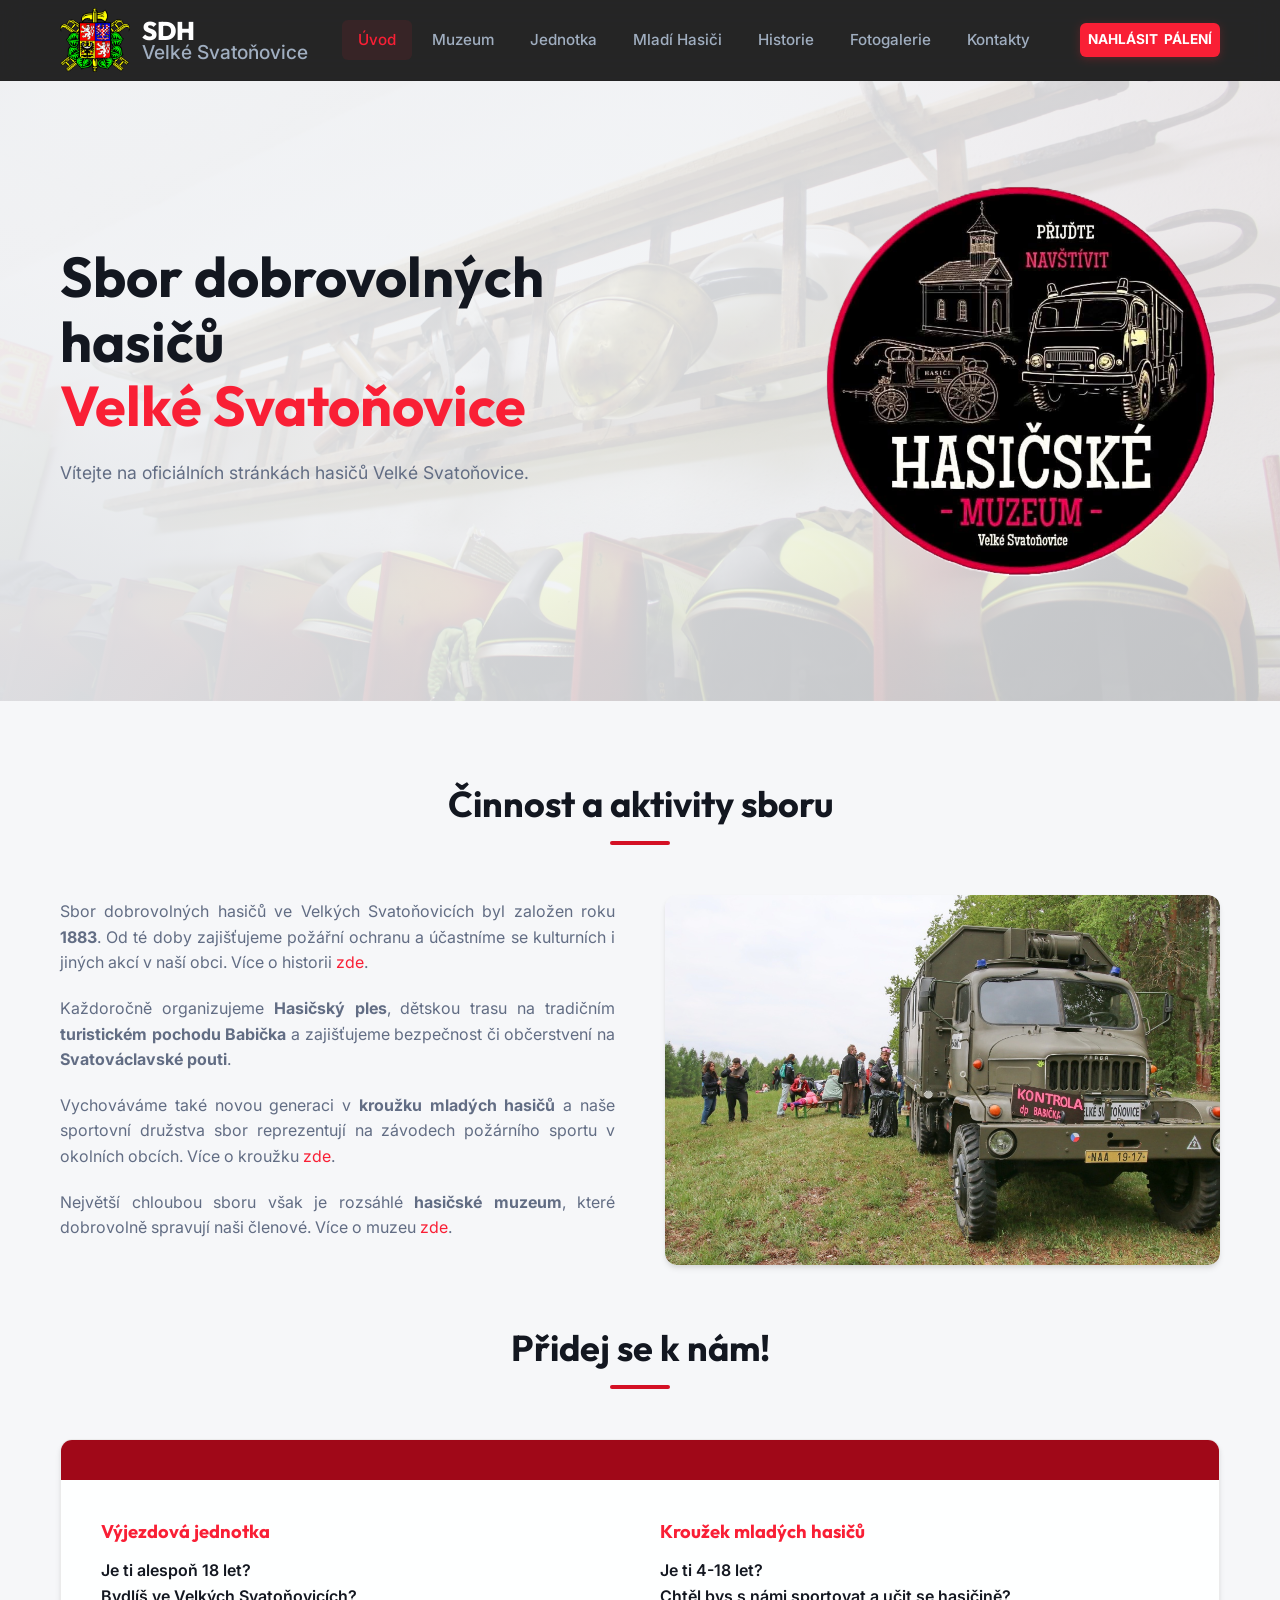
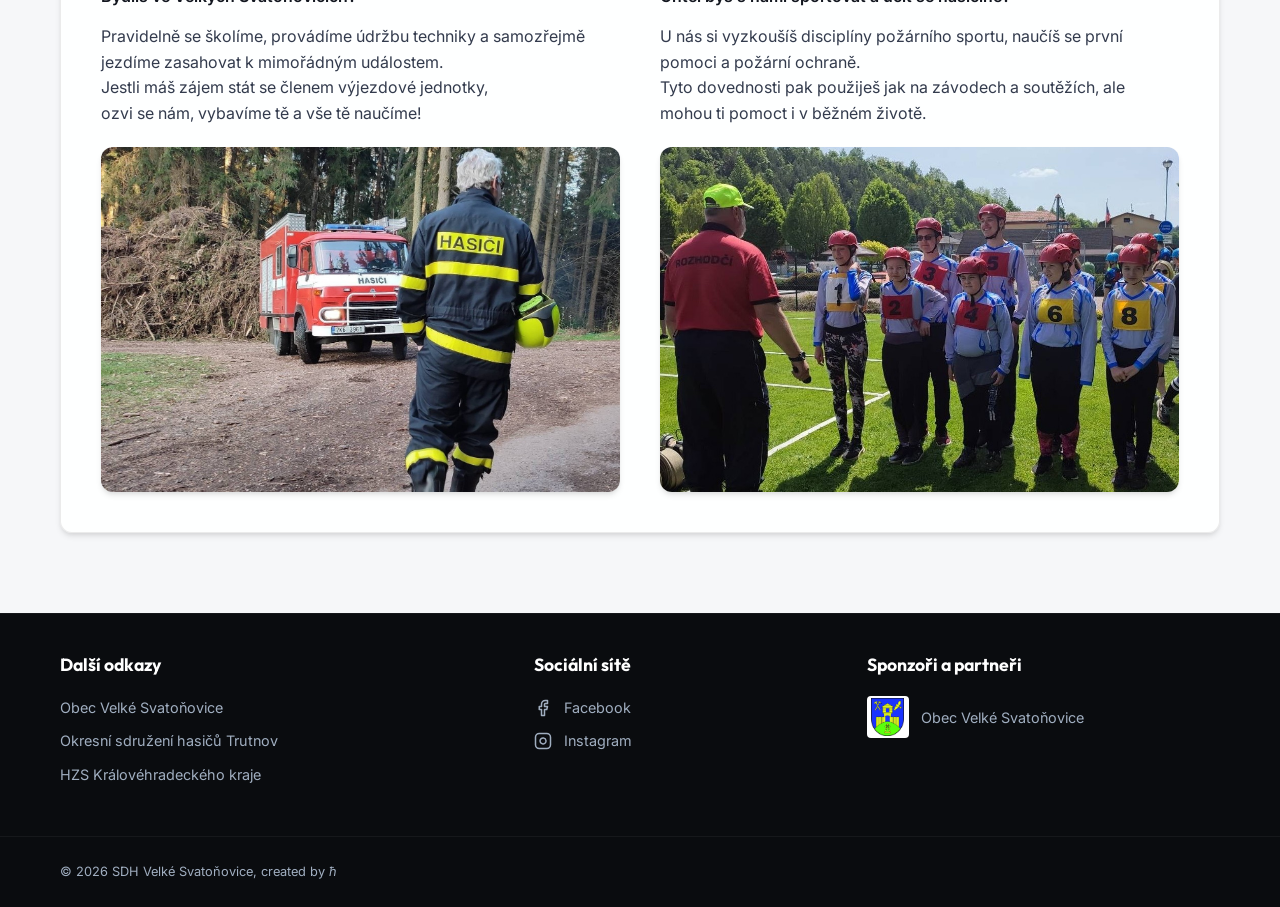
<file: index.html>
<!DOCTYPE html>
<html lang="cs">
<head>
    <meta charset="UTF-8">
    <meta name="viewport" content="width=device-width, initial-scale=1.0">
    <link rel="icon" type="image/png" sizes="32x32" href="assets/znaky/znak.png">
    <title>SDH Velké Svatoňovice</title>
    <meta name="description" content="Oficiální stránky Sboru dobrovolných hasičů Velké Svatoňovice.">
    <!-- Google Fonts -->
    <link rel="preconnect" href="https://fonts.googleapis.com">
    <link rel="preconnect" href="https://fonts.gstatic.com" crossorigin>
    <link href="https://fonts.googleapis.com/css2?family=Outfit:wght@300;400;500;600;700;800&family=Inter:wght@300;400;500;600;700&display=swap" rel="stylesheet">
    <link rel="stylesheet" href="styles.css">
</head>
<body class="dark-theme">

    <!-- Header Navigation -->
    <header class="main-header">
        <div class="container header-container">
            <a href="#uvod" class="logo-area" id="logo-link">
                <div class="logo-shield">
                        <img alt="logo SH ČMS" class="logo-img" src="assets/znaky/znak.png">
                </div>
                <div class="logo-text">
                    <span class="logo-main">SDH</span>
                    <span class="logo-sub">Velké Svatoňovice</span>
                </div>
            </a>

            <nav class="main-nav" id="main-nav">
                <ul>
                    <li><a href="#uvod" class="nav-link active" data-target="uvod">Úvod</a></li>
                    <li><a href="#muzeum" class="nav-link" data-target="muzeum">Muzeum</a></li>
                    <li><a href="#jsdh" class="nav-link" data-target="jsdh">Jednotka</a></li>
                    <li><a href="krouzek" class="nav-link" data-target="krouzek">Mladí Hasiči</a></li>
                    <li><a href="#historie" class="nav-link" data-target="historie">Historie</a></li>
                    <li><a href="https://sdhvelkesvatonovice.rajce.idnes.cz/" class="nav-link-foto">Fotogalerie</a></li>
                    <li><a href="#kontakt" class="nav-link" data-target="kontakt">Kontakty</a></li>
                </ul>
            </nav>

            <div class="header-actions">
                <a href="https://paleni.izscr.cz/" target="_blank" rel="noopener" class="header-fire-btn"><span>NAHLÁSIT</span><span>PÁLENÍ</span></a>
                <button class="mobile-menu-toggle" id="mobile-toggle" aria-label="Menu">
                    <span></span>
                    <span></span>
                    <span></span>
                </button>
            </div>
        </div>
    </header>

    <!-- Main Content Area -->
    <main>
        <!-- Top Section -->
        <section class="hero-section" id="hero">
            <div class="hero-bg-overlay"></div>
            <div class="container hero-container">
                <div class="hero-content">
                    <h1 class="hero-title">Sbor dobrovolných <br> hasičů <br><span class="accent-text">Velké Svatoňovice</span></h1>
                    <p class="hero-description">Vítejte na oficiálních stránkách hasičů Velké Svatoňovice.</p>
                </div>
                <a href="#muzeum"><img class="hero-img" src="assets/znaky/muzeum_logo_sgr.png" alt="Logo hasičské muzeum Velké Svatoňovice"></a>
            </div>
        </section>

        <!-- Main Dynamic Pages Container -->
        <div class="pages-wrapper">
            
            <!-- SECTION 1: Úvod -->
            <section id="page-uvod" class="page-content active">
                <!--<div class="container">-->
                     <!--Subsection: Aktuality
                    <div class="section-header">
                        <h2>Aktuální dění</h2>
                        <div class="section-divider"></div>
                    </div>-->

                    <!--div class="news-grid">-->
                        <!-- News Card
                        <article class="news-card">
                            <div class="news-img-wrapper">
                                <img src="assets/sezona_26/marsov_26.jpg" alt="Družstvo žen - noční závody Rudník">
                                <div class="news-date">
                                    <span class="day">27.</span>
                                    <span class="month">Čvn</span>
                                </div>
                            </div>
                            <div class="news-info">
                                <span class="news-tag">Sport</span>
                                <h3 class="news-title">Závodní sezóna 2026</h3>
                                <p class="news-summary">6. 6. Okresní kolo Požárního sportu: 4. místo<br>
                                20. 6. O pohár obce Libňatov: 1. místo<br>
                                27. 6. Dubenecký pohár: 6. místo <br>
                                27. 6. Memoriál B. Martínka - Rudník: 1. místo<br>
                                8. 8. Lanžovský pohár: 4. místo<br>
                                29. 8. O Pohár starosty  SDH Horní Kalná: 4. místo<br>
                                29. 8. Noční soutěž Dubenec: 7. místo<br>
                                5. 9. O Štít města Hostinné: 6. místo<br>
                            </div>
                        </article>-->

                         <!--News Card
                        <article class="news-card">
                            <div class="news-img-wrapper">
                                <img src="assets/oslavy_muzeum/oslavy_muzeum.jpg" alt="Oslavy 25 let založení muzea">
                                <div class="news-date">
                                    <span class="day">15.</span>
                                    <span class="month">Kvě</span>
                                </div>
                            </div>
                            <div class="news-info">
                                <span class="news-tag">Sbor</span>
                                <h3 class="news-title">Oslavy 25 let od založení muzea</h3>
                                <p class="news-summary">15. května jsme uspořádali oslavy výročí založení muzea. Na návštěvníky čekala prohlídka muzea, ukázky techniky ostatních sborů, ukázka historické vojenské techniky. Při této příležitosti byla také slavnostně předán nový dopravní automobil Ford Transit. Po celou dobu bylo zajištěno bohaté občerstvení a k poslechu i tanci hrála místní kapela Na vítězství.</p>
                            </div>
                        </article>-->

                        <!-- News Card
                        <article class="news-card">
                            <div class="news-img-wrapper">
                                <img src="assets/ples_26/ples2.jpg" alt="Hasičský ples 2026">
                                <div class="news-date">
                                    <span class="day">7.</span>
                                    <span class="month">Úno</span>
                                </div>
                            </div>
                            <div class="news-info">
                                <span class="news-tag">Kultura</span>
                                <h3 class="news-title">Hasičský ples 2026</h3>
                                <p class="news-summary">V sobotu 7. února se v sále restaurace K-Klub konal náš tradiční hasičský ples. Kromě taneční záabvy byla součástí i bohatá tombola nebo půlnoční překvapení přichystané našimi členy.</p>
                            </div>
                        </article>-->
                    <!--</div>-->

                    <!-- Subsection: Cinnost sboru -->
                    <div class="container">
                        <div class="section-header">
                            <h2>Činnost a aktivity sboru</h2>
                            <div class="section-divider"></div>
                        </div>

                        <div class="block-showcase">
                            <div class="block-info-box">
                                <p>Sbor dobrovolných hasičů ve Velkých Svatoňovicích byl založen roku <strong>1883</strong>. Od té doby zajišťujeme požářní ochranu a účastníme se kulturních i jiných akcí v naší obci. Více o historii <a href="#historie">zde</a>.</p>
                                <p>Každoročně organizujeme <strong>Hasičský ples</strong>, dětskou trasu na tradičním <strong>turistickém pochodu Babička</strong> a zajišťujeme bezpečnost či občerstvení na <strong>Svatováclavské pouti</strong>.</p>
                                <p>Vychováváme také novou generaci v <strong>kroužku mladých hasičů</strong> a naše sportovní družstva sbor reprezentují na závodech požárního sportu v okolních obcích. Více o kroužku <a href="#krouzek">zde</a>.</p>
                                <p>Největší chloubou sboru však je rozsáhlé <strong>hasičské muzeum</strong>, které dobrovolně spravují naši členové. Více o muzeu <a href="#muzeum">zde</a>.</p>
                            </div>
                            <div class="block-media-box">
                                <img id="block-img-placeholder" src="assets/technika/da_vejda1.jpg" alt="Praga V3S na stanovišti pochodu Babička" class="responsive-img rounded-img shadow">
                            </div>
                        </div>
                    </div>

                    <!-- Subsection: Nabor -->
                    <div class="container">
                        <div class="section-header">
                            <h2>Přidej se k nám!</h2>
                            <div class="section-divider"></div>
                        </div>

                        <div class="museum-visiting-card">
                            <div class="visiting-header"></div>
                            <div class="visiting-grid">
                                <div class="visit-col border">
                                    <h4><a href="#jsdh">Výjezdová jednotka</a></h4>
                                    <p class="highlight-p">Je ti alespoň 18 let? <br> Bydlíš ve Velkých Svatoňovicích?
                                    </p>
                                    <p> Pravidelně se školíme, provádíme údržbu techniky a samozřejmě jezdíme zasahovat
                                        k mimořádným událostem. <br>Jestli máš zájem stát se členem výjezdové jednotky,
                                        <br> ozvi se nám, vybavíme tě a vše tě naučíme!</p>
                                    <img src="assets/vyjezd.jpg" alt="Výjezd jednotky"
                                         class="rounded-img shadow nabor-img">
                                </div>
                                <div class="visit-col border">
                                    <h4><a href="#krouzek">Kroužek mladých hasičů</a></h4>
                                    <p class="highlight-p">Je ti 4-18 let? <br> Chtěl bys s námi sportovat a učit se
                                        hasičině?</p>
                                    <p> U nás si vyzkoušíš disciplíny požárního sportu, naučíš se první pomoci a požární
                                        ochraně. <br> Tyto dovednosti pak použiješ jak na závodech a soutěžích, ale
                                        mohou ti pomoct i v běžném životě.</p>
                                    <img src="assets/krouzek/deti.jpg" alt="Dětské družstvo na závodech"
                                         class="rounded-img shadow nabor-img">
                                </div>
                            </div>
                        </div>
                    </div>
            </section>

            <!-- SECTION 2: Jednotka -->
            <section id="page-jsdh" class="page-content">
                <div class="container">
                    <!-- Subsection: Info+vyjezdy -->
                    <div class="section-header">
                        <h2>Jednotka sboru dobrovolných hasičů obce</h2>
                        <div class="section-divider"></div>
                    </div>

                    <div class="block-showcase">
                        <div class="block-info-box">
                            <h3>Zařazení a působnost</h3>
                            <p>Naše jednotka je zařazena v kategorii <strong>JPO V</strong>, to znamená, že vyjíždíme především k mimořádným událostem v naší obci a to do <strong>10&nbsp;minut</strong> od vyhlášení poplachu krajským operačním a informačním střediskem.</p>
                            <p>Spolupracujeme s HZS Královéhradeckého kraje, dobrovolnými jednotkami okolních obcí a dalšími složkami integrovaného záchranného systému.</p>
                        </div>
                        
                        <div class="block-media-box">
                            <div class="jsdh-card" style="padding: 24px; height: 100%;">
                                <h3 style="font-size: 1.25rem; margin-bottom: 10px;">Poslední výjezdy jednotky</h3>
                                <div class="table-responsive">
                                    <table class="interventions-table">
                                        <thead>
                                            <tr>
                                                <th>Datum</th>
                                                <th>Typ</th>
                                                <th>Místo / Popis</th>
                                            </tr>
                                        </thead>
                                        <tbody>
                                            <tr>
                                                <td class="date-col">2. 10. 2026</td>
                                                <td><span class="badge badge-unik">Únik látek</span></td>
                                                <td>Únik ropných produktů na pozemní komunikaci, Velké Svatoňovice</td>
                                            </tr>
                                            <tr>
                                                <td class="date-col">22. 9. 2026</td>
                                                <td><span class ="badge badge-pozar">Požár</span></td>
                                                <td>Požár rodinného domu, Velké Svatoňovice</td>
                                            </tr>
                                            <tr>
                                                <td class="date-col">9. 8. 2026</td>
                                                <td><span class="badge badge-pozar">Požár</span></td>
                                                <td>Nedohašené ohniště, Markoušovice</td>
                                            </tr>
                                            <tr>
                                                <td class="date-col">29. 7. 2026</td>
                                                <td><span class="badge badge-plany">Planý poplach</span></td>
                                                <td>Doutnající kompost, Velké Svatoňovice</td>
                                            </tr>
                                            <tr>
                                                <td class="date-col">18. 7. 2026</td>
                                                <td><span class="badge badge-unik">Únik látek</span></td>
                                                <td>Únik nafty na pozemní komunikaci, Velké Svatoňovice</td>
                                            </tr>
                                            <tr>
                                                <td class="date-col">16. 6. 2026</td>
                                                <td><span class="badge badge-pozar">Požár</span></td>
                                                <td>Požár lepenky na domě, Markoušovice</td>
                                            </tr>
                                        </tbody>
                                    </table>
                                </div>
                                <div style="margin-top: 25px;">
                                    <a href="https://udalostikhk.hzscr.cz/" target="_blank" rel="noopener" class="btn btn-secondary btn-sm" style="display: flex; width: 100%; gap: 8px; font-size: 0.8rem;">
                                        <svg viewBox="0 0 24 24" width="14" height="14" fill="none" stroke="currentColor" stroke-width="2" style="flex-shrink: 0;"><path d="M18 13v6a2 2 0 0 1-2 2H5a2 2 0 0 1-2-2V8a2 2 0 0 1 2-2h6"></path><polyline points="15 3 21 3 21 9"></polyline><line x1="10" y1="14" x2="21" y2="3"></line></svg>
                                        Zobrazit události HZS Královéhradeckého kraje
                                    </a>
                                </div>
                            </div>
                        </div>
                    </div>

                    <!-- Subsection:Technika -->
                    <div class="section-header">
                        <h2>Technika</h2>
                        <div class="section-divider"></div>
                    </div>
                    <div class="tech-grid">
                        <!-- Vehicle Card -->
                        <div class="tech-card">
                            <div class="tech-img-box">
                                <img class="tech-img" src="assets/technika/da_avia.jpg" alt="Dopravní automobil - Avia A31">
                            </div>
                            <div class="tech-header">
                                <div class="tech-names">
                                    <h4>DA - Avia A31</h4>
                                    <span class="tech-type">Dopravní automobil</span>
                                </div>
                            </div>
                            <div class="tech-content">
                                <p>V tuto chvíli se jedná o hlavní výjezdové auto. Disponuje menší nádrží s vodou a středotlakým čerpadlem, také je ve výbavě přenosná požární stříkačka, plovoucí čerpadlo, elektrocentrála, motorová pila a další nářadí.</p>
                            </div>
                        </div>

                        <!-- Vehicle Card -->
                        <div class="tech-card">
                            <div class="tech-img-box">
                                <img class=tech-img" src="assets/technika/da_ford.jpg" alt="Dopravní automobil - Ford Transit">
                            </div>
                            <div class="tech-header">
                                <div class="tech-names">
                                    <h4>DA - Ford Transit</h4>
                                    <span class="tech-type">Dopravní automobil</span>
                                </div>
                            </div>
                            <div class="tech-content">
                                <p>Dopravní automobil slouží převážně k přepravě hasičů či materiálu na místo zásahu, dále ho využíváme pro dopravu na soutěže požárního sportu. Ve výbavě jsou hasicí přístroje a zdravotnický batoh.</p>
                            </div>
                        </div>
                    </div>

                    <div class="tech-grid">
                        <!-- Vehicle Card -->
                        <div class="tech-card">
                            <div class="tech-img-box">
                                <img class="tech-img" src="assets/technika/da_vejda1.jpg" alt="Dopravní automobil - Praga V3S">
                            </div>
                            <div class="tech-header">
                                <div class="tech-names">
                                    <h4>DA - Praga V3S </h4>
                                    <span class="tech-type">Dopravní automobil</span>
                                </div>
                            </div>
                            <div class="tech-content">
                                <p>Tento automobil slouží především k přepravě materiálu a lidí, hlavně při turistickém pochodu Babička.</p>
                            </div>
                        </div>

                        <!-- Vehicle Card
                        <div class="tech-card">
                            <div class="tech-img-box">
                                <img class="tech-img" src="assets/technika/cas_tatra.jpeg" alt="Cisternová automobilová stříkačka - Tatra 815">
                            </div>
                            <div class="tech-header">
                                <div class="tech-names">
                                    <h4>CAS 20 - Tatra 815</h4>
                                    <span class="tech-type">Cisternová automobilová stříkačka</span>
                                </div>
                            </div>
                            <div class="tech-content">
                                <p>Nejnovější přírůstek do našeho vozového parku.</p>
                            </div>
                        </div>-->
                    </div>
                </div>
            </section>

            <!-- SECTION 3: Hasičské muzeum -->
            <section id="page-muzeum" class="page-content">
                <div class="container">
                    <!-- Subsection: Info -->
                    <div class="section-header">
                        <h2>Muzeum historické hasičské techniky</h2>
                        <div class="section-divider"></div>
                    </div>

                    <div class="block-showcase">
                        <div class="block-info-box">
                            <h3>Výlet do počátků hasičské práce u nás</h3>
                            <p> Hasičské muzeum bylo otevřeno pro veřejnost v červnu roku <strong>2001</strong>. </p>
                            <p> V současné době se zde nachází více než <strong>40 ukázek</strong> historických hasičských stříkaček, parních, ručních i motorových. Nejstarší exponát je z <strong>přelomu 18. a 19. století</strong> a nejmladší z 50. let 20. století. Kromě velkých stříkaček u nás uvidíte i velké množství menších předmětů, jako například historické uniformy, hadice, proudnice a další výstroj či výzbroj používanou v průběhu věků. Některé exponáty jsou ve vlastnictví sboru, ale většina je dlouhodobě bezplatně zapůjčena.</p>
                            <p> O muzeum se starají a průvodcovskou službu zajišťují <strong>členové našeho sboru</strong> dobrovolně ve svém volném čase, bez nároku na honorář.</p>
                            <p><strong>Tak nás přijďte navštívít!</strong></p>
                        </div>
                        <div class="block-media-box">
                            <img id="block-img-placeholder" src="assets/muzeum_vnitrek.jpg" alt="Expozice hasičského muzea" class="responsive-img rounded-img shadow">
                        </div>
                    </div>

                    <!-- Subsection: Provoz -->
                    <div class="museum-visiting-card">
                        <div class="visiting-header">
                            <h3>Informace o provozu</h3>
                        </div>
                        <div class="visiting-grid">
                            <div class="visit-col">
                                <h4>Otevírací doba</h4>
                                <p class="highlight-p">Květen - Září - každý víkend</p>
                                <p class="highlight-p"></p>
                                <ul class="hours-list">
                                    <li>9:00 - 12:00</li>
                                    <li>13:00 - 16:00</li>
                                </ul>
                                <p class="highlight-p">V jiném termínu, pro skupiny nad 10 osob - návštěva možná po telefonické domluvě:</p>
                                <ul class="hours-list">
                                    <li>+420 607 877 248</li>
                                    <li>+420 606 605 524</li>
                                </ul>
                            </div>
                            <div class="visit-col border-left">
                                <h4>Vstupné</h4>
                                <ul class="hours-list">
                                    <li class="highlight-p">Dospělí: 30 Kč</li>
                                    <li class="highlight-p">Děti,důchodci: 20 Kč</li>
                                </ul>

                                <p>Vstupné je symbolické a slouží na údržbu historických exponátů a rozvoj muzea.</p>
                            </div>
                        </div>
                    </div>
                </div>
            </section>

            <!-- SECTION 4:Historie -->
            <section id="page-historie" class="page-content">
                <div class="container">
                    <!-- Subsection: Osa -->
                    <div class="section-header">
                        <h2>Historie</h2>
                        <div class="section-divider"></div>
                    </div>

                    <div class="history-intro">
                        <p>Zde si můžete přečíst o nejvýznamnějších okamžicích z historie fungování hasičů v naší obci.</p>
                    </div>

                    <!-- Timeline -->
                    <div class="timeline">
                        <!-- Event -->
                        <div class="timeline-item">
                            <div class="timeline-badge">1883</div>
                            <div class="timeline-panel">
                                <div class="timeline-heading">
                                    <h4>Založení sboru</h4>
                                </div>
                                <div class="timeline-body">
                                    <p>Občané založili hasičskou jednotu v reakci na velký požár v sousedních Batňovicích. <br> Přihlásilo se asi 20 mužů.</p>
                                </div>
                            </div>
                        </div>

                        <!-- Event -->
                        <div class="timeline-item">
                            <div class="timeline-badge">1884</div>
                            <div class="timeline-panel">
                                <div class="timeline-heading">
                                    <h4>Součást hasičské župy</h4>
                                </div>
                                <div class="timeline-body">
                                    <p>Od 11. 6. 1884 byl sbor součástí Župní hasičské jednoty severovýchodních Čech v Jaroměři.</p>
                                </div>
                            </div>
                        </div>

                        <!-- Event -->
                        <div class="timeline-item">
                            <div class="timeline-badge">1891</div>
                            <div class="timeline-panel">
                                <div class="timeline-heading">
                                    <h4>Župa Náchodská</h4>
                                </div>
                                <div class="timeline-body">
                                    <p>1. 1. 1891 sbor přestoupil do jednoty Župy Náchodské.</p>
                                </div>
                            </div>
                        </div>

                        <!-- Event -->
                        <div class="timeline-item">
                            <div class="timeline-badge">1894</div>
                            <div class="timeline-panel">
                                <div class="timeline-heading">
                                    <h4>Nová stříkačka</h4>
                                </div>
                                <div class="timeline-body">
                                    <p>V roce 1894 byla pořízena nová čtyřkolová stříkačka od firmy R. A. Smekal za 845 zlatých.</p>
                                </div>
                            </div>
                        </div>

                        <!-- Event -->
                        <div class="timeline-item">
                            <div class="timeline-badge">1918</div>
                            <div class="timeline-panel">
                                <div class="timeline-heading">
                                    <h4>Župa Úpická</h4>
                                </div>
                                <div class="timeline-body">
                                    <p>Po vzniku nové republiky sbor přechází <br>pod Župu Úpickou.</p>
                                </div>
                            </div>
                        </div>

                        <!-- Event -->
                        <div class="timeline-item">
                            <div class="timeline-badge">1930</div>
                            <div class="timeline-panel">
                                <div class="timeline-heading">
                                    <h4>Založení ženského odboru a pořízení nové stříkačky</h4>
                                </div>
                                <div class="timeline-body">
                                    <p>Jelikož měl sbor v roce 1930 již 12 členek, byl založen ženský odbor. V témže roce byla pořízena nová motorová stříkačka tažená koňmi za 39&nbsp;000 korun československých.</p>
                                </div>
                            </div>
                        </div>

                        <!-- Event -->
                        <div class="timeline-item">
                            <div class="timeline-badge">1932</div>
                            <div class="timeline-panel">
                                <div class="timeline-heading">
                                    <h4>Nová hasičská zbrojnice</h4>
                                </div>
                                <div class="timeline-body">
                                    <p>Na začátku roku 1932 rozhodlo zastupitelstvo obce o stavbě nové zbrojnice, ta byla předána hasičům k užívání v září téhož roku.</p>
                                </div>
                            </div>
                        </div>

                        <!-- Event -->
                        <div class="timeline-item">
                            <div class="timeline-badge">1946</div>
                            <div class="timeline-panel">
                                <div class="timeline-heading">
                                    <h4>První motorové vozidlo</h4>
                                </div>
                                <div class="timeline-body">
                                    <p>Po veřejné sbírce bylo pořízeno první vozidlo značky Tatra.</p>
                                </div>
                            </div>
                        </div>

                        <!-- Event -->
                        <div class="timeline-item">
                            <div class="timeline-badge">1947</div>
                            <div class="timeline-panel">
                                <div class="timeline-heading">
                                    <h4>Výměna vozidla</h4>
                                </div>
                                <div class="timeline-body">
                                    <p>Rok po zakoupení prvního vozu byl tento vyměněn s Českými poštami za nákladní vozidlo značky Phenomenon.</p>
                                </div>
                            </div>
                        </div>

                        <!-- Event -->
                        <div class="timeline-item">
                            <div class="timeline-badge">1950</div>
                            <div class="timeline-panel">
                                <div class="timeline-heading">
                                    <h4>Instalace sirény</h4>
                                </div>
                                <div class="timeline-body">
                                    <p>Roku 1950 byla na střechu hasičské zbrojnice instalována siréna.</p>
                                </div>
                            </div>
                        </div>

                        <!-- Event -->
                        <div class="timeline-item">
                            <div class="timeline-badge">1958</div>
                            <div class="timeline-panel">
                                <div class="timeline-heading">
                                    <h4>Rozšíření zbrojnice</h4>
                                </div>
                                <div class="timeline-body">
                                    <p>V září roku 1958 byla hasičská zbrojnice rozšířena o další garážové stání.</p>
                                </div>
                            </div>
                        </div>

                        <!-- Event -->
                        <div class="timeline-item">
                            <div class="timeline-badge">1959</div>
                            <div class="timeline-panel">
                                <div class="timeline-heading">
                                    <h4>Nové vozidlo Tatra</h4>
                                </div>
                                <div class="timeline-body">
                                    <p>Na konci srpna bylo vozidlo Phenomenon nahrazeno novým vozem Tatra 805 speciál.</p>
                                </div>
                            </div>
                        </div>

                        <!-- Event -->
                        <div class="timeline-item">
                            <div class="timeline-badge">1990</div>
                            <div class="timeline-panel">
                                <div class="timeline-heading">
                                    <h4>Zisk vozidla Avia</h4>
                                </div>
                                <div class="timeline-body">
                                    <p>V roce 1990 jednotka získala od hasičů v Trutnově vozidlo Avia A31.</p>
                                </div>
                            </div>
                        </div>

                        <!-- Event -->
                        <div class="timeline-item">
                            <div class="timeline-badge">2001</div>
                            <div class="timeline-panel">
                                <div class="timeline-heading">
                                    <h4>Otevření muzea</h4>
                                </div>
                                <div class="timeline-body">
                                    <p>V červnu roku 2001 bylo pro veřejnost poprvé otevřeno hasičské muzeum.</p>
                                </div>
                            </div>
                        </div>

                        <!-- Event -->
                        <div class="timeline-item">
                            <div class="timeline-badge">2004</div>
                            <div class="timeline-panel">
                                <div class="timeline-heading">
                                    <h4>Rozšíření muzea</h4>
                                </div>
                                <div class="timeline-body">
                                    <p>V roce 2004 byla výstavní plocha muzea rozšířena přibližně do podoby, ve které se nachází nyní.</p>
                                </div>
                            </div>
                        </div>

                        <!-- Event -->
                        <div class="timeline-item">
                            <div class="timeline-badge">2007</div>
                            <div class="timeline-panel-last">
                                <div class="timeline-heading">
                                    <h4>Nový prapor</h4>
                                </div>
                                <div class="timeline-body">
                                    <p>28. září 2007 byl při příležitosti svátku svatého Václava vysvěcen nový prapor sboru.</p>
                                </div>
                            </div>
                        </div>
                    </div>

                <!-- Subsection: Zalozeni -->
                <div class="section-header">
                    <h2>Založení sboru podrobněji</h2>
                    <div class="section-divider"></div>
                </div>
                <div class="block-showcase">
                    <div class="block-info-box">
                        <p><strong>8.3.1883</strong> vypukl v sousedních <strong>Batňovicích</strong> v domě starosty velký požár. Hašení se účastnili i občané z Velkých Svatoňovic. Po požáru se setkali v <strong>hostinci U České koruny</strong>. Hostinský <strong>Josef Stolín</strong> a obchodník <strong>Adolf Hamza</strong> byly hlavními podporovateli založení hasičského sboru. Ještě téhož večera bylo přesvědčeno okolo 20 mužů. Členové začali cvičit pod vedením <strong>Adolfa Kavky z Malých Svatoňovic</strong>, kde byl sbor založen již dříve.</p>
                        <p>Mladší učitel ze zdejší školy, <strong>Antonín Kavan</strong>, sepsal stanovy, které byly <strong>23.4.1883</strong> předloženy ke schválení C.K. místodržitelství v Trutnově. Tyto byly následně schváleny pod č. 4406  dne <strong>9.5.1883</strong>.</p>
                        <p>První členská schůze, na které byl zvolen první výbor, se konala <strong>7.5.1883</strong>. Prvním předsedou se stal <strong>Karel Nývlt</strong>, místopředsedou <strong>Josef Stolín</strong>. Prvním velitelem byl jmenován <strong>Jan Ludvík</strong>, místovelitelem pak <strong>Adolf Hamza</strong>.</p>
                        <p>Zastupitelstvo se uvolilo ke koupi stříkačky, s tou se poprvé cvičilo <strong>3. 6. 1883</strong>. Následně <strong>25. 11. 1883</strong> byla hasičům předána nově postavená hasičská kůlna.</p>
                    </div>
                    <div class="block-media-box">
                        <img id="block-img-placeholder" src="assets/historie/historie1.jpg" alt="Fotka z historie sboru" class="responsive-img rounded-img shadow">
                    </div>
                </div>
                </div>
            </section>

            <!-- SECTION 5: Mladí hasiči/Sport-->
            <section id="page-krouzek" class="page-content">
                <!-- Subsection: Treninky+obecne -->
                <div class="container">
                    <div class="section-header">
                        <h2>Kroužek mladých hasičů</h2>
                        <div class="section-divider"></div>
                    </div>
                    <div class="contact-grid">
                        <div class="contact-info">
                            <div class="contact-card">
                                <h3>Tréninky</h3>
                                <div class="contact-details">
                                    <div class="contact-detail-item">
                                        <div class="icon">
                                            <svg viewBox="0 0 24 24" width="18" height="18" fill="none" stroke="currentColor" stroke-width="2">
                                                <circle cx="12" cy="12" r="10"></circle>
                                                <polyline points="12 6 12 12 16 14"></polyline>
                                            </svg>
                                        </div>
                                        <div>
                                            <span class="label">Čas:</span>
                                            <span class="value">Čtvrtek: 15:00 - 16:00 <br>Pátek: 16:30 - 17:30</span>
                                        </div>
                                    </div>
                                    <div class="contact-detail-item">
                                        <div class="icon">
                                            <svg viewBox="0 0 24 24" width="18" height="18" fill="none" stroke="currentColor" stroke-width="2"><path d="M21 10c0 7-9 13-9 13s-9-6-9-13a9 9 0 0 1 18 0z"></path><circle cx="12" cy="10" r="3"></circle></svg>
                                        </div>
                                        <div>
                                            <span class="label">Místo:</span>
                                            <span class="value">Duben - Říjen: U Hasičského muzea<br>Listopad - Březen: Tělocvična</span>
                                        </div>
                                    </div>
                                </div>
                            </div>
                        </div>
                        <div class="block-info-box">
                            <h3>Pro děti od 4 let</h3>
                            <p>Věnujeme se právažně <strong>požárnímu sportu</strong>, ten kombinuje <strong>hasičské</strong> dovednosti s <strong>atletickými</strong>.</p>
                            <p>Učíme se také první pomocí, topografii nebo třeba uzlování.</p>
                            <p>Účastníme se <strong>soutěží</strong> po celém okrese, jak v kategorii <strong>jednotlivců</strong>, tak v kategorii <strong>družstev</strong>.</p>
                            <p><strong>Tak se k přidej k nám!</strong></p>
                        </div>
                    </div>

                    <!-- Subsection: Vedouci -->
                    <div class="section-header">
                        <h2>Vedoucí</h2>
                        <div class="section-divider"></div>
                    </div>
                    <div class="vedouci-grid">
                        <div class="vedouci-card">
                            <img class="vedouci-foto responsive-img rounded-img shadow" src="assets/vedouci/vera.jpg" alt="fotka vedouci">
                            <div class="vedouci-details">
                                <h3>Věra Kolmanová</h3>
                                <div class="contact-detail-item">
                                    <div class="icon">
                                        <svg viewBox="0 0 24 24" width="18" height="18" fill="none" stroke="currentColor" stroke-width="2"><path d="M22 16.92v3a2 2 0 0 1-2.18 2 19.79 19.79 0 0 1-8.63-3.07 19.5 19.5 0 0 1-6-6 19.79 19.79 0 0 1-3.07-8.67A2 2 0 0 1 4.11 2h3a2 2 0 0 1 2 1.72 12.84 12.84 0 0 0 .7 2.81 2 2 0 0 1-.45 2.11L8.09 9.91a16 16 0 0 0 6 6l1.27-1.27a2 2 0 0 1 2.11-.45 12.84 12.84 0 0 0 2.81.7A2 2 0 0 1 22 16.92z"></path></svg>
                                    </div>
                                    <div>
                                        <span class="label">Tel:</span>
                                        <span class="value">+420 720 449 469</span>
                                    </div>
                                </div>
                                <div class="contact-detail-item">
                                    <div class="icon">
                                        <svg viewBox="0 0 24 24" width="18" height="18" fill="none" stroke="currentColor" stroke-width="2"><path d="M4 4h16c1.1 0 2 .9 2 2v12c0 1.1-.9 2-2 2H4c-1.1 0-2-.9-2-2V6c0-1.1.9-2 2-2z"></path><polyline points="22,6 12,13 2,6"></polyline></svg>
                                    </div>
                                    <div>
                                        <span class="label">E-mail:</span>
                                        <span class="value"><a href="mailto:brzakovavera@seznam.cz">brzakovavera@seznam.cz</a></span>
                                    </div>
                                </div>
                            </div>
                        </div>
                        <div class="vedouci-card">
                            <img class="vedouci-foto responsive-img rounded-img shadow" src="assets/vedouci/denisa.jpg" alt="fotka vedouci">
                            <div class="vedouci-details">
                                <h3>Denisa Mačková</h3>
                                <div class="contact-detail-item">
                                    <div class="icon">
                                        <svg viewBox="0 0 24 24" width="18" height="18" fill="none" stroke="currentColor" stroke-width="2"><path d="M22 16.92v3a2 2 0 0 1-2.18 2 19.79 19.79 0 0 1-8.63-3.07 19.5 19.5 0 0 1-6-6 19.79 19.79 0 0 1-3.07-8.67A2 2 0 0 1 4.11 2h3a2 2 0 0 1 2 1.72 12.84 12.84 0 0 0 .7 2.81 2 2 0 0 1-.45 2.11L8.09 9.91a16 16 0 0 0 6 6l1.27-1.27a2 2 0 0 1 2.11-.45 12.84 12.84 0 0 0 2.81.7A2 2 0 0 1 22 16.92z"></path></svg>
                                    </div>
                                    <div>
                                        <span class="label">Tel:</span>
                                        <span class="value">+420 608 818 058</span>
                                    </div>
                                </div>
                                <div class="contact-detail-item">
                                    <div class="icon">
                                        <svg viewBox="0 0 24 24" width="18" height="18" fill="none" stroke="currentColor" stroke-width="2"><path d="M4 4h16c1.1 0 2 .9 2 2v12c0 1.1-.9 2-2 2H4c-1.1 0-2-.9-2-2V6c0-1.1.9-2 2-2z"></path><polyline points="22,6 12,13 2,6"></polyline></svg>
                                    </div>
                                    <div>
                                        <span class="label">E-mail:</span>
                                        <span class="value"><a href="mailto:denisa.mackova97@seznam.cz">denisa.mackova97@seznam.cz</a></span>
                                    </div>
                                </div>
                            </div>
                        </div>
                        <div class="vedouci-card">
                            <img class="vedouci-foto responsive-img rounded-img shadow" src="assets/vedouci/anicka.jpg" alt="fotka vedouci">
                            <div class="vedouci-details">
                                <h3>Anna Martincová</h3>
                                <div class="contact-detail-item">
                                    <div class="icon">
                                        <svg viewBox="0 0 24 24" width="18" height="18" fill="none" stroke="currentColor" stroke-width="2"><path d="M22 16.92v3a2 2 0 0 1-2.18 2 19.79 19.79 0 0 1-8.63-3.07 19.5 19.5 0 0 1-6-6 19.79 19.79 0 0 1-3.07-8.67A2 2 0 0 1 4.11 2h3a2 2 0 0 1 2 1.72 12.84 12.84 0 0 0 .7 2.81 2 2 0 0 1-.45 2.11L8.09 9.91a16 16 0 0 0 6 6l1.27-1.27a2 2 0 0 1 2.11-.45 12.84 12.84 0 0 0 2.81.7A2 2 0 0 1 22 16.92z"></path></svg>
                                    </div>
                                    <div>
                                        <span class="label">Tel:</span>
                                        <span class="value">+420 736 724 237</span>
                                    </div>
                                </div>
                                <div class="contact-detail-item">
                                    <div class="icon">
                                        <svg viewBox="0 0 24 24" width="18" height="18" fill="none" stroke="currentColor" stroke-width="2"><path d="M4 4h16c1.1 0 2 .9 2 2v12c0 1.1-.9 2-2 2H4c-1.1 0-2-.9-2-2V6c0-1.1.9-2 2-2z"></path><polyline points="22,6 12,13 2,6"></polyline></svg>
                                    </div>
                                    <div>
                                        <span class="label">E-mail:</span>
                                        <span class="value"><a href="mailto:martincova.svatonovice@seznam.cz">martincova.svatonovice@seznam.cz</a></span>
                                    </div>
                                </div>
                            </div>
                        </div>
                    </div>
                </div>
            </section>

            <!-- SECTION 6: Kontakty -->
            <section id="page-kontakt" class="page-content">
                <div class="container">
                    <div class="section-header">
                        <h2>Kontaktujte nás</h2>
                        <div class="section-divider"></div>
                    </div>

                    <div class="contact-grid">
                        <div class="contact-info">
                            <div class="contact-card">
                                <h3>Adresa a kontakty</h3>
                                <p class="address">
                                    <strong>SH ČMS - Sbor dobrovolných hasičů Velké Svatoňovice</strong><br>
                                    Velké Svatoňovice 324<br>
                                    542 35 Velké Svatoňovice
                                </p>
                                
                                <div class="contact-details">
                                    <div class="contact-detail-item">
                                        <div class="icon">
                                            <svg viewBox="0 0 24 24" width="18" height="18" fill="none" stroke="currentColor" stroke-width="2"><path d="M22 16.92v3a2 2 0 0 1-2.18 2 19.79 19.79 0 0 1-8.63-3.07 19.5 19.5 0 0 1-6-6 19.79 19.79 0 0 1-3.07-8.67A2 2 0 0 1 4.11 2h3a2 2 0 0 1 2 1.72 12.84 12.84 0 0 0 .7 2.81 2 2 0 0 1-.45 2.11L8.09 9.91a16 16 0 0 0 6 6l1.27-1.27a2 2 0 0 1 2.11-.45 12.84 12.84 0 0 0 2.81.7A2 2 0 0 1 22 16.92z"></path></svg>
                                        </div>
                                        <div>
                                            <span class="label">Tel:</span>
                                            <span class="value">+420 792 773 828</span>
                                        </div>
                                    </div>
                                    <div class="contact-detail-item">
                                        <div class="icon">
                                            <svg viewBox="0 0 24 24" width="18" height="18" fill="none" stroke="currentColor" stroke-width="2"><path d="M4 4h16c1.1 0 2 .9 2 2v12c0 1.1-.9 2-2 2H4c-1.1 0-2-.9-2-2V6c0-1.1.9-2 2-2z"></path><polyline points="22,6 12,13 2,6"></polyline></svg>
                                        </div>
                                        <div>
                                            <span class="label">E-mail:</span>
                                            <span class="value"><a href="mailto:hepnarpetr@seznam.cz">hepnarpetr@seznam.cz</a></span>
                                        </div>
                                    </div>
                                    <div class="contact-detail-item">
                                        <div class="icon">
                                            <svg viewBox="0 0 24 24" width="18" height="18" fill="none" stroke="currentColor" stroke-width="2" stroke-linecap="round" stroke-linejoin="round"><path d="M18 2h-3a5 5 0 0 0-5 5v3H7v4h3v8h4v-8h3l1-4h-4V7a1 1 0 0 1 1-1h3z"></path></svg>
                                        </div>
                                        <div>
                                            <span class="label">Facebook:</span>
                                            <span class="value"><a href="https://www.facebook.com/SDHVelkeSvatonovice?rdid=f6le9tIVkAI0lGsn&share_url=https%3A%2F%2Fwww.facebook.com%2Fshare%2F1CmqABdqUU%2F" target="_blank">Facebook SDH Velké Svatoňovice</a></span>
                                        </div>
                                    </div>
                                </div>
                            </div>
                            

                        </div>
                        <!-- Mapa -->
                        <div class="map-card contact-card rounded-img" style="padding: 0; height: 383px;">
                            <iframe src="https://maps.google.com/maps?q=Velk%C3%A9%20Svato%C5%88ovice%20324&z=15&output=embed" width="100%" height="100%" style="border:0; display: block;" allowfullscreen="" loading="lazy"></iframe>
                        </div>
                    </div>
                </div>
            </section>

        </div>
    </main>

    <!-- Footer -->
    <footer class="main-footer">
        <div class="container footer-grid">
            <div class="footer-col-about">
                <!-- Odkazy -->
                <div class="footer-col-links">
                    <h4>Další odkazy</h4>
                    <ul>
                        <li><a href="https://velkesvatonovice.cz/" target="_blank">Obec Velké Svatoňovice</a></li>
                        <li><a href="https://www.oshtrutnov.cz/" target="_blank">Okresní sdružení hasičů Trutnov</a></li>
                        <li><a href="https://hzscr.gov.cz/hzs-kralovehradeckeho-kraje.aspx" target="_blank">HZS Královéhradeckého kraje</a></li>
                    </ul>
               </div>
            </div>
            <!-- Socials -->
            <div class="footer-col-links">
                <h4>Sociální sítě</h4>
                <div class="sponsors-grid">
                    <a href="https://www.facebook.com/SDHVelkeSvatonovice?rdid=f6le9tIVkAI0lGsn&share_url=https%3A%2F%2Fwww.facebook.com%2Fshare%2F1CmqABdqUU%2F" target="_blank" rel="noopener" class="sponsor-item" title="Facebook SDH Velké Svatoňovice">
                        <svg viewBox="0 0 24 24" width="18" height="18" fill="none" stroke="currentColor" stroke-width="2" stroke-linecap="round" stroke-linejoin="round"><path d="M18 2h-3a5 5 0 0 0-5 5v3H7v4h3v8h4v-8h3l1-4h-4V7a1 1 0 0 1 1-1h3z"></path></svg>
                        <span>Facebook</span>
                    </a>
                    <div class="sponsors-grid">
                        <a href="https://www.instagram.com/sdhvelsvat/" target="_blank" rel="noopener" class="sponsor-item" title="Instagram @sdhvelsvat">
                            <svg viewBox="0 0 24 24" width="18" height="18" fill="none" stroke="currentColor" stroke-width="2"><rect x="2" y="2" width="20" height="20" rx="5" ry="5"></rect><path d="M16 11.37A4 4 0 1 1 12.63 8 4 4 0 0 1 16 11.37z"></path><line x1="17.5" y1="6.5" x2="17.51" y2="6.5"></line></svg>
                            <span>Instagram</span>
                        </a>
                    </div>
                </div>

            </div>

            <!-- Sponzori -->
            <div class="footer-col-links">
                <h4>Sponzoři a partneři</h4>
                <div class="sponsors-grid">
                    <a href="https://velkesvatonovice.cz/" target="_blank" rel="noopener" class="sponsor-item" title="Obec Velké Svatoňovice">
                        <img src="assets/znaky/znak_obce.jpeg" alt="Obec Velké Svatoňovice" class="sponsor-logo">
                        <span>Obec Velké Svatoňovice</span>
                    </a>
                </div>
            </div>
        </div>
        <!-- ħ -> 0 <3 -->
        <div class="footer-bottom">
            <div class="container footer-bottom-container">
                <p>&copy; 2026 SDH Velké Svatoňovice, created by <i>ħ</i></p>
            </div>
        </div>
    </footer>

    <script src="app.js"></script>
</body>
</html>
</file>
<file: styles.css>
/* SDH Velké Svatoňovice - Custom Stylesheet */

/* --- Custom Variables & Theme definitions --- */
:root {
    /* Color Palette */
    --color-primary: hsl(354, 85%, 45%);
    --color-primary-light: hsl(354, 95%, 55%);
    --color-primary-dark: hsl(354, 90%, 33%);
    --color-accent: hsl(45, 100%, 50%);
    --color-accent-light: hsl(45, 100%, 65%);
    --color-success: hsl(145, 63%, 42%);
    --color-info: hsl(200, 75%, 48%);
    
    /* Layout & Styling Values */
    --font-heading: 'Outfit', sans-serif;
    --font-body: 'Inter', sans-serif;
    --border-radius-sm: 6px;
    --border-radius-md: 12px;
    --border-radius-lg: 20px;
    --transition-smooth: all 0.35s cubic-bezier(0.4, 0, 0.2, 1);
    --shadow-sm: 0 4px 6px -1px rgba(0, 0, 0, 0.1), 0 2px 4px -1px rgba(0, 0, 0, 0.06);
    --shadow-md: 0 10px 15px -3px rgba(0, 0, 0, 0.1), 0 4px 6px -2px rgba(0, 0, 0, 0.05);
    --shadow-lg: 0 20px 25px -5px rgba(0, 0, 0, 0.15), 0 10px 10px -5px rgba(0, 0, 0, 0.04);
}


:root {
    --color-bg: hsl(220, 20%, 97%);
    --color-bg-alt: hsl(220, 20%, 93%);
    --color-card: rgba(255, 255, 255, 0.9);
    --color-card-border: rgba(0, 0, 0, 0.08);
    --color-text: hsl(220, 20%, 25%);
    --color-text-muted: hsl(220, 15%, 45%);
    --color-text-bold: hsl(220, 25%, 10%);
    --color-header-bg: rgba(255, 255, 255, 0.92);
    --color-input-bg: rgba(255, 255, 255, 0.95);
    --glass-opacity: 0.05;
}


::selection {
    background: hsl(354 95% 55%/ 50%);

}
/* --- Base & Reset --- */
* {
    box-sizing: border-box;
    margin: 0;
    padding: 0;
}

html {
    scroll-behavior: smooth;
    font-size: 16px;
    scrollbar-color:  hsl(354 95% 55%) hsl(220 25% 10%) ;
}

body {
    background-color: var(--color-bg);
    color: var(--color-text);
    font-family: var(--font-body);
    line-height: 1.6;
    overflow-x: hidden;
    transition: background-color 0.4s, color 0.4s;
}

a {
    color: var(--color-primary-light);
    text-decoration: none;
    transition: var(--transition-smooth);
}

a:hover {
    color: var(--color-accent);
}

ul {
    list-style: none;
}

img {
    max-width: 100%;
    height: auto;
    display: block;
}

.container {
    width: 100%;
    max-width: 1200px;
    margin: 0 auto;
    padding: 0 20px;
}

/* --- Typografie --- */
h1, h2, h3, h4, h5, h6 {
    font-family: var(--font-heading);
    color: var(--color-text-bold);
    font-weight: 700;
    line-height: 1.25;
}

h2 {
    font-size: 2.25rem;
    margin-bottom: 10px;
}

h3 {
    font-size: 1.5rem;
    margin-bottom: 15px;
}

/* --- Header / Navigation --- */
.main-header {
    background-color: rgb(0 0 0 / 85%);
    backdrop-filter: blur(12px);
    -webkit-backdrop-filter: blur(12px);
    position: sticky;
    top: 0;
    z-index: 1000;
    border-bottom: 1px solid var(--color-card-border);
    transition: var(--transition-smooth);
}

.header-container {
    height: 80px;
    display: flex;
    justify-content: space-between;
    align-items: center;
}

.logo-area {
    display: flex;
    align-items: center;
    gap: 12px;
}

.logo-shield {
    width: 70px;
}

.logo-text {
    display: flex;
    flex-direction: column;
}

.logo-main {
    font-family: var(--font-heading);
    font-size: 1.6rem;
    font-weight: 800;
    color: white;
    line-height: 1;
}


.logo-sub {
    font-size: 1.2rem;
    color: #a0aec0;
    font-weight: 500;
    line-height: 1;
}

.main-nav ul {
    display: flex;
    gap: 4px;
    align-items: center;
}

.nav-link-foto {
    color: #a0aec0;
    font-weight: 500;
    font-size: 0.95rem;
    padding: 8px 16px;
    border-radius: var(--border-radius-sm);
    transition: var(--transition-smooth);
    display: flex;
}

.nav-link-foto:hover {
    color: var(--color-primary-light);
    background-color: rgba(214, 34, 41, 0.1);
}

.nav-link {
    color: #a0aec0;
    font-weight: 500;
    font-size: 0.95rem;
    padding: 8px 16px;
    border-radius: var(--border-radius-sm);
    transition: var(--transition-smooth);
    display: flex;
}

.nav-link:hover, .nav-link.active {
    color: var(--color-primary-light);
    background-color: rgba(214, 34, 41, 0.1);
}

.header-actions {
    display: flex;
    align-items: center;
    gap: 12px;
}

@media (max-width: 1200px) {
    .nav-link {
        flex-direction: column;
        text-align: center;
    }
}

/* Header Fire Report Button */
.header-fire-btn {
    font-size: 0.85rem;
    font-weight: 700;
    padding: 6px 8px;
    white-space: nowrap;
    border-radius: var(--border-radius-sm);
    background: var(--color-primary-light);
    color: #ffffff !important;
    display: inline-flex;
    align-items: center;
    gap: 6px;
    box-shadow: 0 2px 8px rgba(214, 34, 41, 0.3);
    transition: var(--transition-smooth);
}

.header-fire-btn svg {
    width: 16px;
    height: 16px;
}

.header-fire-btn:hover {
    transform: translateY(-2px);
    box-shadow: 0 4px 12px rgba(214, 34, 41, 0.4);
    color: #ffffff !important;
}

@media (max-width: 768px) {
    .header-fire-btn {
        padding: 6px 12px;
        font-size: 0.78rem;
        gap: 5px;
    }
    .header-fire-btn svg {
        width: 14px;
        height: 14px;
    }
}

@media (max-width: 480px) {
    .header-actions {
        gap: 8px;
    }
    .header-fire-btn {
        display: flex;
        flex-direction: column;
        align-items: center;
        padding: 5px 9px;
        line-height: 1.2;
    }
    .header-fire-btn svg {
        width: 13px;
        height: 13px;
    }
}

@media (max-width: 360px) {
    .header-fire-btn {
        padding: 4px 7px;
        font-size: 0.68rem;
    }
}

/* Mobile Menu Toggle */
.mobile-menu-toggle {
    display: none;
    flex-direction: column;
    justify-content: space-between;
    width: 30px;
    height: 20px;
    background: none;
    border: none;
    cursor: pointer;
    z-index: 1002;
}

.mobile-menu-toggle span {
    display: block;
    height: 2px;
    width: 100%;
    background-color: #a0aec0;
    border-radius: 3px;
    transition: var(--transition-smooth);
}

/* --- Hero Section --- */
.hero-section {
    position: relative;
    padding: 100px 0 120px;
    background: radial-gradient(circle at top right, rgba(214, 34, 41, 0.15) 0%, transparent 40%),
                radial-gradient(circle at bottom left, rgba(30, 32, 40, 0.8) 0%, transparent 30%),
                url('assets/prilby2.jpg') no-repeat center center / cover;
    overflow: hidden;
    min-height: 520px;
    display: flex;
    align-items: center;
}

.hero-bg-overlay {
    position: absolute;
    top: 0;
    left: 0;
    right: 0;
    bottom: 0;
    background: linear-gradient(135deg, rgba(240, 242, 245, 0.95) 0%, rgba(240, 242, 245, 0.8) 100%);
    z-index: 1;
}

.hero-container {
    display: flex;
    flex-direction: row;
    justify-content: space-between;
    gap: 80px;
    align-items: center;
    z-index: 2;
}

.hero-content {
    flex: 2;
}

.hero-img {
    flex: 1;
    flex-shrink: 0;
    max-width: 400px;
    width: 100%;
    height: auto;
}


.hero-subtitle {
    font-family: var(--font-heading);
    font-weight: 700;
    color: var(--color-primary-light);
    letter-spacing: 2px;
    text-transform: uppercase;
    font-size: 0.85rem;
    margin-bottom: 12px;
    display: inline-block;
    position: relative;
    padding-left: 30px;
}

.hero-subtitle::before {
    content: '';
    position: absolute;
    left: 0;
    top: 50%;
    transform: translateY(-50%);
    width: 20px;
    height: 2px;
    background-color: var(--color-primary-light);
}

.hero-title {
    font-size: 3.5rem;
    line-height: 1.15;
    margin-bottom: 20px;
}

.accent-text {
    color: var(--color-primary-light);
}

.hero-description {
    font-size: 1.1rem;
    color: var(--color-text-muted);
    margin-bottom: 30px;
    max-width: 580px;
}

.hero-buttons {
    display: flex;
    gap: 15px;
}

/* --- Buttons --- */
.btn {
    display: inline-flex;
    align-items: center;
    justify-content: center;
    padding: 12px 28px;
    font-family: var(--font-heading);
    font-weight: 600;
    font-size: 0.95rem;
    border-radius: var(--border-radius-md);
    cursor: pointer;
    transition: var(--transition-smooth);
    border: none;
}

.btn-primary {
    background-color: var(--color-primary);
    color: #ffffff;
    box-shadow: 0 4px 15px rgba(214, 34, 41, 0.4);
}

.btn-primary:hover {
    background-color: var(--color-primary-light);
    box-shadow: 0 6px 20px rgba(214, 34, 41, 0.6);
    transform: translateY(-2px);
    color: #ffffff;
}

.btn-secondary {
    background-color: rgba(255, 255, 255, 0.08);
    color: var(--color-text-bold);
    border: 1px solid var(--color-card-border);
}

.btn-secondary:hover {
    background-color: rgba(255, 255, 255, 0.15);
    border-color: var(--color-text-bold);
    transform: translateY(-2px);
}

.btn-block {
    display: flex;
    width: 100%;
}

.btn-sm {
    padding: 8px 16px;
    font-size: 0.85rem;
    border-radius: var(--border-radius-sm);
}

/* --- SPA Content Router --- */
.pages-wrapper {
    position: relative;
    min-height: 400px;
}

.page-content {
    display: none;
    opacity: 0;
    transform: translateY(15px);
    padding: 80px 0;
    transition: transform 0.4s cubic-bezier(0.4, 0, 0.2, 1), opacity 0.4s ease;
}

.page-content.active {
    display: block;
    opacity: 1;
    transform: translateY(0);
}

/* --- Section Headers --- */
.section-header {
    text-align: center;
    margin-bottom: 50px;
}

.section-pre {
    color: var(--color-primary-light);
    font-family: var(--font-heading);
    text-transform: uppercase;
    font-weight: 700;
    letter-spacing: 2px;
    font-size: 0.85rem;
    display: block;
    margin-bottom: 8px;
}

.section-divider {
    width: 60px;
    height: 4px;
    background-color: var(--color-primary);
    margin: 15px auto 0;
    border-radius: 2px;
}

/* --- SECTION 1: ÚVOD (HOME) --- */

/* News Grid */
.news-grid {
    display: grid;
    grid-template-columns: repeat(auto-fit, minmax(320px, 1fr));
    gap: 30px;
    margin-bottom: 60px;
}

.news-card {
    background-color: var(--color-card);
    border: 1px solid var(--color-card-border);
    border-radius: var(--border-radius-md);
    overflow: hidden;
    box-shadow: var(--shadow-sm);
    transition: var(--transition-smooth);
    display: flex;
    flex-direction: column;
}

.news-card:hover {
    transform: translateY(-5px);
    box-shadow: var(--shadow-md);
    border-color: rgba(214, 34, 41, 0.25);
}

.news-img-wrapper {
    position: relative;
    height: 200px;
    overflow: hidden;
}

.news-img-wrapper img {
    width: 100%;
    height: 100%;
    object-fit: cover;
    display: block;
    transition: var(--transition-smooth);
}

.news-card:hover .news-img-wrapper img {
    transform: scale(1.05);
}

.news-placeholder {
    width: 100%;
    height: 100%;
    display: flex;
    justify-content: center;
    align-items: center;
}

.news-date {
    position: absolute;
    bottom: 15px;
    left: 15px;
    background-color: #ffffff;
    color: #000000;
    padding: 5px 12px;
    border-radius: 8px;
    display: flex;
    flex-direction: column;
    align-items: center;
    box-shadow: var(--shadow-sm);
    line-height: 1.1;
}

.news-date .day {
    font-weight: 800;
    font-size: 1.1rem;
    font-family: var(--font-heading);
}

.news-date .month {
    font-size: 0.65rem;
    text-transform: uppercase;
    font-weight: 700;
}

.news-info {
    padding: 24px;
    flex-grow: 1;
    display: flex;
    flex-direction: column;
}

.news-tag {
    font-family: var(--font-heading);
    font-weight: 700;
    text-transform: uppercase;
    font-size: 0.75rem;
    color: var(--color-primary-light);
    margin-bottom: 10px;
    letter-spacing: 0.5px;
}

.news-title {
    font-size: 1.25rem;
    margin-bottom: 12px;
    line-height: 1.3;
}

.news-summary {
    color: var(--color-text-muted);
    font-size: 0.9rem;
    margin-bottom: 0;
}

/* Welcome Intro */
.intro-block {
    background-color: var(--color-bg-alt);
    border: 1px solid var(--color-card-border);
    border-radius: var(--border-radius-md);
    padding: 50px;
    box-shadow: var(--shadow-sm);
}

.intro-grid {
    display: grid;
    grid-template-columns: 1.2fr 0.8fr;
    gap: 50px;
}

.intro-text h3 {
    font-size: 1.75rem;
    margin-bottom: 20px;
}

.intro-text p {
    color: var(--color-text-muted);
    margin-bottom: 20px;
}

.nabor-img {
    margin-top: 20px;
    width: 100%;
}

/* --- SECTION 2: JEDNOTKA JSDH --- */
.jsdh-card {
    background-color: var(--color-card);
    border: 1px solid var(--color-card-border);
    border-radius: var(--border-radius-md);
    padding: 40px;
    box-shadow: var(--shadow-sm);
}

.jsdh-card h3 {
    margin-bottom: 15px;
}

.jsdh-card p {
    color: var(--color-text-muted);
    margin-bottom: 20px;
}

.rounded-img {
    border-radius: var(--border-radius-md);
}

.shadow {
    box-shadow: var(--shadow-sm);
}

.responsive-img {
    width: 100%;
    height: auto;
    object-fit: cover;
}

.subsection-title {
    text-align: center;
    font-size: 1.75rem;
    margin: 60px 0 30px;
}

.tech-grid {
    display: grid;
    grid-template-columns: 1fr 1fr;
    gap: 30px;
}

.tech-card {
    background-color: var(--color-card);
    border: 1px solid var(--color-card-border);
    border-radius: var(--border-radius-md);
    padding: 30px;
    box-shadow: var(--shadow-sm);
    transition: var(--transition-smooth);
    margin: 5px 0 30px;
}

.tech-card:hover {
    border-color: rgba(214, 34, 41, 0.2);
    box-shadow: var(--shadow-md);
}

.tech-img-box {
    margin-bottom: 20px;
    overflow: hidden;
    border-radius: var(--border-radius-md);
    height: 250px;
}

.tech-img {
    width: 100%;
    height: 100%;
    object-fit: cover;
}

.tech-header {
    display: flex;
    align-items: center;
    gap: 15px;
    margin-bottom: 20px;
}

.tech-names h4 {
    font-size: 1.25rem;
    margin-bottom: 2px;
}

.tech-type {
    font-size: 0.8rem;
    color: var(--color-text-muted);
    text-transform: uppercase;
    font-weight: 600;
}

.tech-desc {
    color: var(--color-text-muted);
    font-size: 0.95rem;
    margin-bottom: 20px;
}

/* --- SECTION 3: MUZEUM STŘÍKAČEK --- */
.block-showcase {
    display: grid;
    grid-template-columns: 1fr 1fr;
    gap: 50px;
    align-items: center;
    margin-bottom: 60px;
}

.block-info-box h3 {
    font-size: 1.75rem;
    margin-bottom: 20px;
}

.block-info-box p {
    color: var(--color-text-muted);
    margin-bottom: 20px;
    text-align: justify;
}

.museum-highlights {
    margin-top: 25px;
}

.museum-highlights li {
    margin-bottom: 15px;
    position: relative;
    padding-left: 20px;
    font-size: 0.95rem;
    color: var(--color-text-muted);
}

.museum-highlights li strong {
    color: var(--color-text-bold);
}

.museum-highlights li::before {
    content: '•';
    position: absolute;
    left: 0;
    top: 0;
    color: var(--color-primary-light);
    font-size: 1.5rem;
    line-height: 1;
}

.block-media-box {
    border-radius: var(--border-radius-md);
    overflow: hidden;
    box-shadow: var(--shadow-sm);
}

.museum-visiting-card {
    background-color: var(--color-card);
    border: 1px solid var(--color-card-border);
    border-radius: var(--border-radius-md);
    box-shadow: var(--shadow-sm);
    overflow: hidden;
}

.visiting-header {
    background-color: var(--color-primary-dark);
    padding: 20px 30px;
    color: #ffffff;
    display: flex;
    align-items: center;
    gap: 15px;
}

.visiting-header h3 {
    margin-bottom: 0;
    color: #ffffff;
    font-size: 1.35rem;
}

.visiting-grid {
    display: grid;
    grid-template-columns: 1fr 1fr;
    padding: 40px;
    gap: 40px;
}

.visit-col h4 {
    margin-bottom: 15px;
    font-size: 1.15rem;
    color: var(--color-primary-light);
}

.highlight-p {
    font-weight: 600;
    color: var(--color-text-bold);
    margin-bottom: 15px;
}

.hours-list {
    margin-bottom: 15px;
}

.hours-list li {
    margin-bottom: 5px;
    font-size: 0.95rem;
}

.note-p {
    font-size: 0.85rem;
    color: var(--color-text-muted);
    border-left: 2px solid var(--color-card-border);
    padding-left: 10px;
}


/* --- SECTION 4: HISTORIE --- */
.history-intro {
    text-align: center;
    max-width: 800px;
    margin: 0 auto 50px;
}

.history-intro p {
    font-size: 1.1rem;
    color: var(--color-text-muted);
}

/* Timeline Layout */
.timeline {
    position: relative;
    max-width: 1000px;
    margin: 0 auto;
    padding: 40px 0;
    margin-bottom: 40px;
}

.timeline::before {
    content: '';
    position: absolute;
    top: 0;
    bottom: 0;
    left: 50%;
    width: 2px;
    background-color: var(--color-card-border);
    transform: translateX(-50%);
}

.timeline-item {
    position: relative;
    width: 50%;
    padding: 20px 40px;
    box-sizing: border-box;
}

.timeline-item:nth-child(odd) {
    left: 0;
    text-align: right;
}

.timeline-item:nth-child(even) {
    left: 50%;
    text-align: left;
}

.timeline-badge {
    position: absolute;
    top: 25px;
    width: 50px;
    height: 50px;
    border-radius: 50%;
    background-color: var(--color-bg-alt);
    border: 2px solid var(--color-primary-light);
    color: var(--color-primary-light);
    display: flex;
    justify-content: center;
    align-items: center;
    font-family: var(--font-heading);
    font-weight: 700;
    font-size: 0.95rem;
    z-index: 10;
    transition: var(--transition-smooth);
}

.timeline-badge.font-today {
    background-color: var(--color-primary);
    color: #ffffff;
    font-size: 0.8rem;
    text-transform: uppercase;
}

.timeline-item:nth-child(odd) .timeline-badge {
    right: -25px;
}

.timeline-item:nth-child(even) .timeline-badge {
    left: -25px;
}

.timeline-panel {
    background-color: var(--color-card);
    border: 1px solid var(--color-card-border);
    border-radius: var(--border-radius-md);
    padding: 24px;
    position: relative;
    box-shadow: var(--shadow-sm);
    transition: var(--transition-smooth);
}

.timeline-panel-last {
    background-color: var(--color-card);
    border: 1px solid var(--color-card-border);
    border-radius: var(--border-radius-md);
    padding: 24px;
    position: relative;
    box-shadow: var(--shadow-sm);
    transition: var(--transition-smooth);
}

.timeline-panel:hover {
    border-color: rgba(214, 34, 41, 0.2);
    transform: translateY(-2px);
    box-shadow: var(--shadow-md);
}

.highlight-panel {
    background-color: rgba(214, 34, 41, 0.04);
    border-color: rgba(214, 34, 41, 0.25);
    box-shadow: 0 5px 15px rgba(214, 34, 41, 0.05);
}

.timeline-heading h4 {
    font-size: 1.2rem;
    margin-bottom: 8px;
    color: var(--color-primary-light);
}

.timeline-body p {
    font-size: 0.9rem;
    color: var(--color-text-muted);
    margin-bottom: 0;
}

/* --- SECTION 5: KROUZEK --- */

.vedouci-grid {
    display: grid;
    grid-template-columns: 1fr 1fr;
    gap: 30px;
}
.vedouci-card {
    background-color: var(--color-card);
    border: 1px solid var(--color-card-border);
    border-radius: var(--border-radius-md);
    box-shadow: var(--shadow-sm);
    transition: var(--transition-smooth);
    padding: 30px;
    display: flex;
    flex-direction: row;
    align-items: center;
    overflow-y: auto;
    scrollbar-width: thin;
    scrollbar-color: var(--color-primary-light) white;
}

.vedouci-card:hover {
    border-color: rgba(214, 34, 41, 0.2);
    box-shadow: var(--shadow-md);
}

.vedouci-details {
    margin: 20px;
}

.vedouci-foto {
    width: 150px;
    height: auto;
}

@media (max-width: 1024px) {
    .vedouci-card {
        flex-direction: column;
    }

    .vedouci-card h3 {
        text-align: center;
    }
}

@media (max-width: 768px) {
    .vedouci-grid {
        grid-template-columns: 1fr;
    }

    .vedouci-card {
        flex-direction: row;
    }
}

@media (max-width: 560px) {
    .vedouci-card {
        flex-direction: column;
        overflow: hidden;
    }

    .vedouci-card h3 {
        text-align: center;
    }
}

/* --- SECTION 6: KONTAKTY ---*/

.contact-grid {
    display: grid;
    grid-template-columns: 1fr 1fr;
    gap: 40px;
    margin-bottom: 40px;
}

.contact-info {
    display: flex;
    flex-direction: column;
    gap: 30px;
}

.contact-card {
    background-color: var(--color-card);
    border: 1px solid var(--color-card-border);
    border-radius: var(--border-radius-md);
    padding: 30px;
    box-shadow: var(--shadow-sm);
}

.contact-card h3 {
    margin-bottom: 15px;
    border-bottom: 1px solid var(--color-card-border);
    padding-bottom: 10px;
}

.address {
    margin-bottom: 25px;
    font-style: normal;
    color: var(--color-text-muted);
}

.contact-details {
    display: flex;
    flex-direction: column;
    gap: 15px;
}

.contact-detail-item {
    display: flex;
    align-items: center;
    gap: 15px;
}

.contact-detail-item .icon {
    width: 36px;
    height: 36px;
    border-radius: 50%;
    background-color: rgba(214, 34, 41, 0.1);
    color: var(--color-primary-light);
    display: flex;
    justify-content: center;
    align-items: center;
    flex-shrink: 0;
}

.contact-detail-item .label {
    display: block;
    font-size: 0.75rem;
    color: var(--color-text-muted);
    text-transform: uppercase;
    font-weight: 600;
}

.contact-detail-item .value {
    font-weight: 600;
    color: var(--color-text-bold);
    font-size: 0.95rem;
}

.map-card {
    background-color: var(--color-card);
    border: 1px solid var(--color-card-border);
    padding: 10px;
    overflow: hidden;
}

/* --- FOOTER --- */
.main-footer {
    background-color: hsl(220, 20%, 5%);
    border-top: 1px solid rgba(255, 255, 255, 0.05);
    padding: 40px 0 0;
    color: #a0aec0;
    font-size: 0.9rem;
}

.footer-grid {
    display: grid;
    grid-template-columns: 1.2fr 0.8fr 1fr;
    gap: 50px;
    margin-bottom: 50px;
}

.footer-col-about .footer-logo {
    display: flex;
    flex-direction: column;
    margin-bottom: 15px;
}

.footer-col-about p {
    line-height: 1.7;
}

.footer-col-links h4, .footer-col-emergency h4 {
    color: #ffffff;
    font-size: 1.1rem;
    margin-bottom: 20px;
}

.footer-col-links ul {
    display: flex;
    flex-direction: column;
    gap: 10px;
}

.footer-col-links a {
    color: #a0aec0;
}

.footer-col-links a:hover {
    color: #ffffff;
    padding-left: 5px;
}

/* Footer Sponsors Card */
.sponsors-card {
    background-color: rgba(255, 255, 255, 0.03);
    border: 1px solid rgba(255, 255, 255, 0.08);
    padding: 20px;
}

.sponsors-card h4 {
    color: #ffffff;
    font-size: 1.1rem;
    margin-bottom: 15px;
    font-family: var(--font-heading);
    font-weight: 700;
}

.sponsors-grid {
    display: flex;
    flex-direction: column;
    gap: 10px;
}

.sponsor-item {
    color: #a0aec0;
    display: flex;
    align-items: center;
    gap: 12px;
    text-decoration: none;
    transition: var(--transition-smooth);
}

.sponsor-item:hover {
    color: #ffffff;
    padding-left: 5px;
}

.sponsor-logo {
    width: 42px;
    height: 42px;
    object-fit: contain;
    border-radius: 4px;
    background-color: #ffffff;
    padding: 2px;
    flex-shrink: 0;
}

.sponsor-name {
    color: #ffffff;
    font-weight: 600;
    font-size: 0.9rem;
    line-height: 1.3;
}

.footer-bottom {
    border-top: 1px solid rgba(255, 255, 255, 0.05);
    padding: 25px 0;
    font-size: 0.8rem;
}

.footer-bottom-container {
    display: flex;
    justify-content: space-between;
    align-items: center;
    flex-wrap: wrap;
    gap: 10px;
}

/* --- LIGHTBOX --- */
.lightbox {
    position: fixed;
    top: 0;
    left: 0;
    right: 0;
    bottom: 0;
    background-color: rgba(0, 0, 0, 0.95);
    z-index: 2000;
    display: none;
    justify-content: center;
    align-items: center;
    flex-direction: column;
    opacity: 0;
    transition: opacity 0.3s ease;
}

.lightbox.active {
    display: flex;
    opacity: 1;
}

.lightbox-close {
    position: absolute;
    top: 30px;
    right: 40px;
    color: #ffffff;
    font-size: 3rem;
    cursor: pointer;
    line-height: 1;
    transition: var(--transition-smooth);
}

.lightbox-close:hover {
    color: var(--color-primary-light);
}

.lightbox-nav {
    position: absolute;
    top: 50%;
    transform: translateY(-50%);
    background: rgba(255, 255, 255, 0.05);
    border: 1px solid rgba(255, 255, 255, 0.1);
    color: #ffffff;
    width: 60px;
    height: 60px;
    border-radius: 50%;
    display: flex;
    justify-content: center;
    align-items: center;
    cursor: pointer;
    font-family: var(--font-heading);
    font-size: 1.5rem;
    transition: var(--transition-smooth);
    z-index: 2001;
}

.lightbox-nav:hover {
    background-color: var(--color-primary);
    border-color: var(--color-primary);
}

.lightbox-prev {
    left: 30px;
}

.lightbox-next {
    right: 30px;
}

.lightbox-content {
    max-width: 80%;
    max-height: 75vh;
    display: flex;
    flex-direction: column;
    align-items: center;
    position: relative;
}

.lightbox-content img {
    max-width: 100%;
    max-height: 70vh;
    object-fit: contain;
    border-radius: 8px;
    border: 2px solid rgba(255, 255, 255, 0.1);
}

.lightbox-caption {
    color: #ffffff;
    font-family: var(--font-heading);
    margin-top: 15px;
    font-size: 1.1rem;
    text-align: center;
}

/* --- ANIMATIONS --- */
@keyframes pulse {
    0% {
        transform: scale(0.9);
        box-shadow: 0 0 0 0 rgba(214, 34, 41, 0.7);
    }
    70% {
        transform: scale(1);
        box-shadow: 0 0 0 10px rgba(214, 34, 41, 0);
    }
    100% {
        transform: scale(0.9);
        box-shadow: 0 0 0 0 rgba(214, 34, 41, 0);
    }
}

@keyframes flash {
    0% { opacity: 0.5; }
    100% { opacity: 1; }
}

@keyframes flash-border {
    0% { border-color: rgba(255, 183, 3, 0.3); }
    100% { border-color: rgba(255, 183, 3, 1); }
}

@keyframes fadeIn {
    from { opacity: 0; }
    to { opacity: 1; }
}

@keyframes slideUp {
    from {
        opacity: 0;
        transform: translateY(40px);
    }
    to {
        opacity: 1;
        transform: translateY(0);
    }
}

@keyframes ring {
    0% { transform: rotate(-8deg); }
    100% { transform: rotate(8deg); }
}

/* --- RESPONSIVENESS --- */
@media (max-width: 1024px) {
    .hero-container {
        flex-direction: column;
        align-items: center;
        text-align: center;
        gap: 40px;
    }

    .hero-img {
        max-width: 300px;
        margin: 0 auto;
    }

    .hero-content {
        max-width: 100%;
        text-align: center;
    }
    
    .hero-subtitle {
        padding-left: 0;
    }
    
    .hero-subtitle::before {
        display: none;
    }
    
    .hero-buttons {
        justify-content: center;
    }
    
    .hero-widget {
        max-width: 500px;
        margin: 0 auto;
        width: 100%;
    }
    
    .intro-grid {
        grid-template-columns: 1fr;
        gap: 40px;
    }
    
    .timeline::before {
        left: 30px;
    }
    
    .timeline-item {
        width: 100%;
        padding-left: 80px;
        padding-right: 0;
        text-align: left !important;
    }

    .timeline-item:nth-child(odd) .timeline-badge {
        left: 5px;
    }
    .timeline-item:nth-child(even) .timeline-badge {
        left: 5px;
    }
    .timeline-item:nth-child(even) {
        left: 0;
        text-align: left;
    }

    .visiting-grid {
        grid-template-columns: 1fr;
    }
    
    .border-left {
        border-left: none;
        border-top: 1px solid var(--color-card-border);
        padding-left: 0;
        padding-top: 40px;
    }
}

@media (max-width: 768px) {
    .mobile-menu-toggle {
        display: flex;
    }
    
    .main-nav {
        position: fixed;
        top: 80px;
        left: 0;
        right: 0;
        background-color: rgb(0 0 0/ 85%);
        border-bottom: 1px solid var(--color-card-border);
        padding: 20px;
        display: none;
        box-shadow: var(--shadow-md);
        animation: fadeIn 0.3s forwards;
    }
    
    .main-nav.active {
        display: block;
    }
    
    .main-nav ul {
        flex-direction: column;
        gap: 15px;
    }
    
    .nav-link {
        display: block;
        padding: 10px 15px;
        text-align: center;
    }
    
    .hero-title {
        font-size: 2.5rem;
    }

    .hero-container {
        flex-direction: column;
        align-items: center;
        text-align: center;
    }

    .hero-img {
        max-width: 300px;
    }

    .tech-grid {
        margin: 30px 0;
        grid-template-columns: 1fr;
    }

    .tech-card {
        margin-bottom: 10px;
    }
    
    .block-showcase {
        grid-template-columns: 1fr;
        gap: 30px;
    }

    .youth-layout {
        grid-template-columns: 1fr;
        gap: 30px;
    }
    
    .contact-grid {
        grid-template-columns: 1fr;
    }
    
    .footer-grid {
        grid-template-columns: 1fr;
        gap: 40px;
    }
    
    .mobile-menu-toggle.active span:nth-child(1) {
        transform: rotate(45deg) translate(5px, 5px);
    }
    
    .mobile-menu-toggle.active span:nth-child(2) {
        opacity: 0;
    }
    
    .mobile-menu-toggle.active span:nth-child(3) {
        transform: rotate(-45deg) translate(7px, -7px);
    }
}

@media (max-width: 480px) {
    .hero-title {
        font-size: 2rem;
    }

    .hero-container {
        allign-items: center;
        text-align: center;
    }

    .hero-img {
        max-width: 100%;
    }

    .hero-buttons {
        flex-direction: column;
        width: 100%;
    }
    
    .btn {
        width: 100%;
    }
    
    .stats-row {
        flex-direction: column;
        gap: 20px;
    }
    
    .form-card {
        padding: 24px;
    }
    
    .visit-cta {
        flex-direction: column;
        align-items: flex-start;
        gap: 10px;
    }

}

/* --- Call table - vyjezdy --- */
.interventions-table {
    width: 100%;
    border-collapse: collapse;
    margin-top: 15px;
    font-size: 0.85rem;
}

.interventions-table th {
    background-color: rgba(0, 0, 0, 0.03);
    border-bottom: 2px solid var(--color-card-border);
    padding: 10px;
    text-align: left;
    font-family: var(--font-heading);
    font-weight: 700;
    color: var(--color-text-bold);
}

.interventions-table td {
    padding: 12px 10px;
    border-bottom: 1px solid var(--color-card-border);
    color: var(--color-text-muted);
    vertical-align: middle;
    line-height: 1.4;
}

.interventions-table tr:last-child td {
    border-bottom: none;
}

.interventions-table .date-col {
    font-weight: 600;
    color: var(--color-text-bold);
    white-space: nowrap;
    width: 90px;
}
/* Badges for table */
.badge {
    display: inline-block;
    padding: 4px 8px;
    font-size: 0.7rem;
    font-weight: 700;
    border-radius: 4px;
    text-transform: uppercase;
    white-space: nowrap;
}

.badge-pozar {
    background-color: rgba(214, 34, 41, 0.15);
    color: var(--color-primary-light);
    border: 1px solid rgba(214, 34, 41, 0.3);
}

.badge-unik {
    background-color: rgba(255, 183, 3, 0.15);
    color: var(--color-accent-light);
    border: 1px solid rgba(255, 183, 3, 0.3);
}

.badge-plany {
    background-color: rgba(33, 150, 243, 0.15);
    color: #64b5f6;
    border: 1px solid rgba(33, 150, 243, 0.3);
}

.table-responsive {
    width: 100%;
    overflow-x: auto;
    -webkit-overflow-scrolling: touch;
}
</file>
